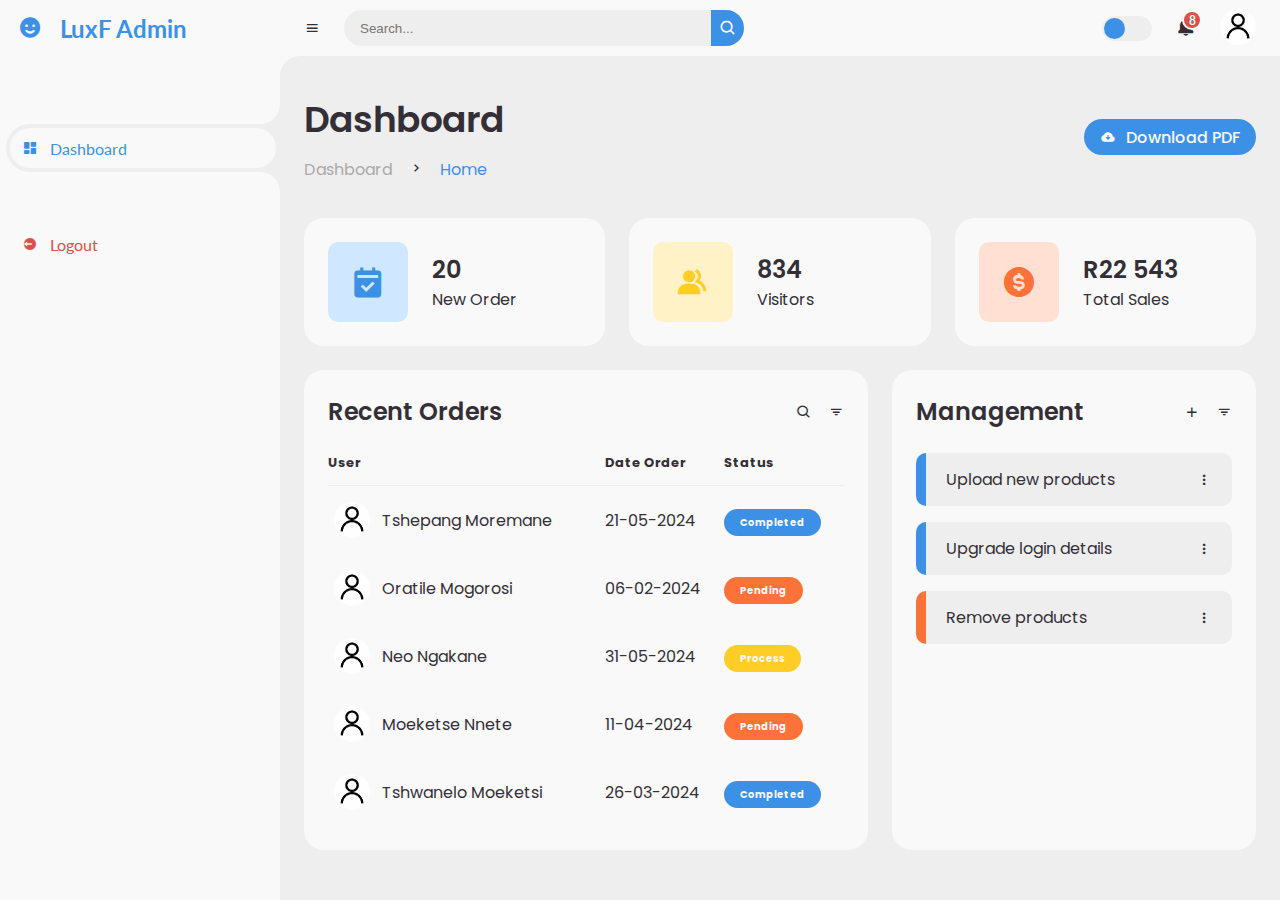
<file: admin.html>
<!DOCTYPE html>
<html lang="en">
<head>
	<meta charset="UTF-8">
	<meta name="viewport" content="width=device-width, initial-scale=1.0">

	<!-- Boxicons -->
	<link href='https://unpkg.com/boxicons@2.0.9/css/boxicons.min.css' rel='stylesheet'>
	<!-- My CSS -->
	<link rel="stylesheet" href="css/adminstyle.css">

	<title>Admin Centre</title>
</head>
<body>


	<!-- SIDEBAR -->
	<section id="sidebar">
		<a href="#" class="brand">
			<i class='bx bxs-smile'></i>
			<span class="text">LuxF Admin</span>
		</a>
		<ul class="side-menu top">
			<li class="active">
				<a href="#">
					<i class='bx bxs-dashboard' ></i>
					<span class="text">Dashboard</span>
				</a>
			</li>
			
		</ul>
		<ul class="side-menu">
			<li>
				<a href="#" class="logout">
					<i class='bx bxs-log-out-circle' ></i>
					<span class="text">Logout</span>
				</a>
			</li>
		</ul>
	</section>
	<!-- SIDEBAR -->



	<!-- CONTENT -->
	<section id="content">
		<!-- NAVBAR -->
		<nav>
			<i class='bx bx-menu' ></i>
			
			<form action="#">
				<div class="form-input">
					<input type="search" placeholder="Search...">
					<button type="submit" class="search-btn"><i class='bx bx-search' ></i></button>
				</div>
			</form>
			<input type="checkbox" id="switch-mode" hidden>
			<label for="switch-mode" class="switch-mode"></label>
			<a href="#" class="notification">
				<i class='bx bxs-bell' ></i>
				<span class="num">8</span>
			</a>
			<a href="#" class="profile">
				<img src="img/people.jpg">
			</a>
		</nav>
		<!-- NAVBAR -->

		<!-- MAIN -->
		<main>
			<div class="head-title">
				<div class="left">
					<h1>Dashboard</h1>
					<ul class="breadcrumb">
						<li>
							<a href="#">Dashboard</a>
						</li>
						<li><i class='bx bx-chevron-right' ></i></li>
						<li>
							<a class="active" href="#">Home</a>
						</li>
					</ul>
				</div>
				<a href="#" class="btn-download">
					<i class='bx bxs-cloud-download' ></i>
					<span class="text">Download PDF</span>
				</a>
			</div>

			<ul class="box-info">
				<li>
					<i class='bx bxs-calendar-check' ></i>
					<span class="text">
						<h3>20</h3>
						<p>New Order</p>
					</span>
				</li>
				<li>
					<i class='bx bxs-group' ></i>
					<span class="text">
						<h3>834</h3>
						<p>Visitors</p>
					</span>
				</li>
				<li>
					<i class='bx bxs-dollar-circle' ></i>
					<span class="text">
						<h3>R22 543</h3>
						<p>Total Sales</p>
					</span>
				</li>
			</ul>


			<div class="table-data">
				<div class="order">
					<div class="head">
						<h3>Recent Orders</h3>
						<i class='bx bx-search' ></i>
						<i class='bx bx-filter' ></i>
					</div>
					<table>
						<thead>
							<tr>
								<th>User</th>
								<th>Date Order</th>
								<th>Status</th>
							</tr>
						</thead>
						<tbody>
							<tr>
								<td>
									<img src="img/people.jpg">
									<p>Tshepang Moremane</p>
								</td>
								<td>21-05-2024</td>
								<td><span class="status completed">Completed</span></td>
							</tr>
							<tr>
								<td>
									<img src="img/people.jpg">
									<p>Oratile Mogorosi</p>
								</td>
								<td>06-02-2024</td>
								<td><span class="status pending">Pending</span></td>
							</tr>
							<tr>
								<td>
									<img src="img/people.jpg">
									<p>Neo Ngakane</p>
								</td>
								<td>31-05-2024</td>
								<td><span class="status process">Process</span></td>
							</tr>
							<tr>
								<td>
									<img src="img/people.jpg">
									<p>Moeketse Nnete</p>
								</td>
								<td>11-04-2024</td>
								<td><span class="status pending">Pending</span></td>
							</tr>
							<tr>
								<td>
									<img src="img/people.jpg">
									<p>Tshwanelo Moeketsi</p>
								</td>
								<td>26-03-2024</td>
								<td><span class="status completed">Completed</span></td>
							</tr>
						</tbody>
					</table>
				</div>
				<div class="todo">
					<div class="head">
						<h3>Management</h3>
						<i class='bx bx-plus' ></i>
						<i class='bx bx-filter' ></i>
					</div>
					<ul class="todo-list">
						<li class="completed">
							<p>Upload new products</p>
							<i class='bx bx-dots-vertical-rounded' ></i>
						</li>
						<li class="completed">
							<p>Upgrade login details</p>
							<i class='bx bx-dots-vertical-rounded' ></i>
						</li>
						<li class="not-completed">
							<p>Remove products</p>
							<i class='bx bx-dots-vertical-rounded' ></i>
						</li>
						<div id="product-modal" class="modal">
							<h2>Add Product</h2>
							<form>
							  <label for="image-upload">Image:</label>
							  <input type="file" id="image-upload" accept="image/*">
							  <label for="description">Description:</label>
							  <textarea id="description" rows="5"></textarea>
							  <label for="price">Price:</label>
							  <input type="number" id="price">
							  <button type="submit">Submit</button>
							</form>
							<button class="close-modal">Close</button>
						</div>
					</ul>
				</div>
			</div>
		</main>
		<!-- MAIN -->
	</section>
	<!-- CONTENT -->
	

	<script src="/js/admin.js"></script>
</body>
</html>
</file>
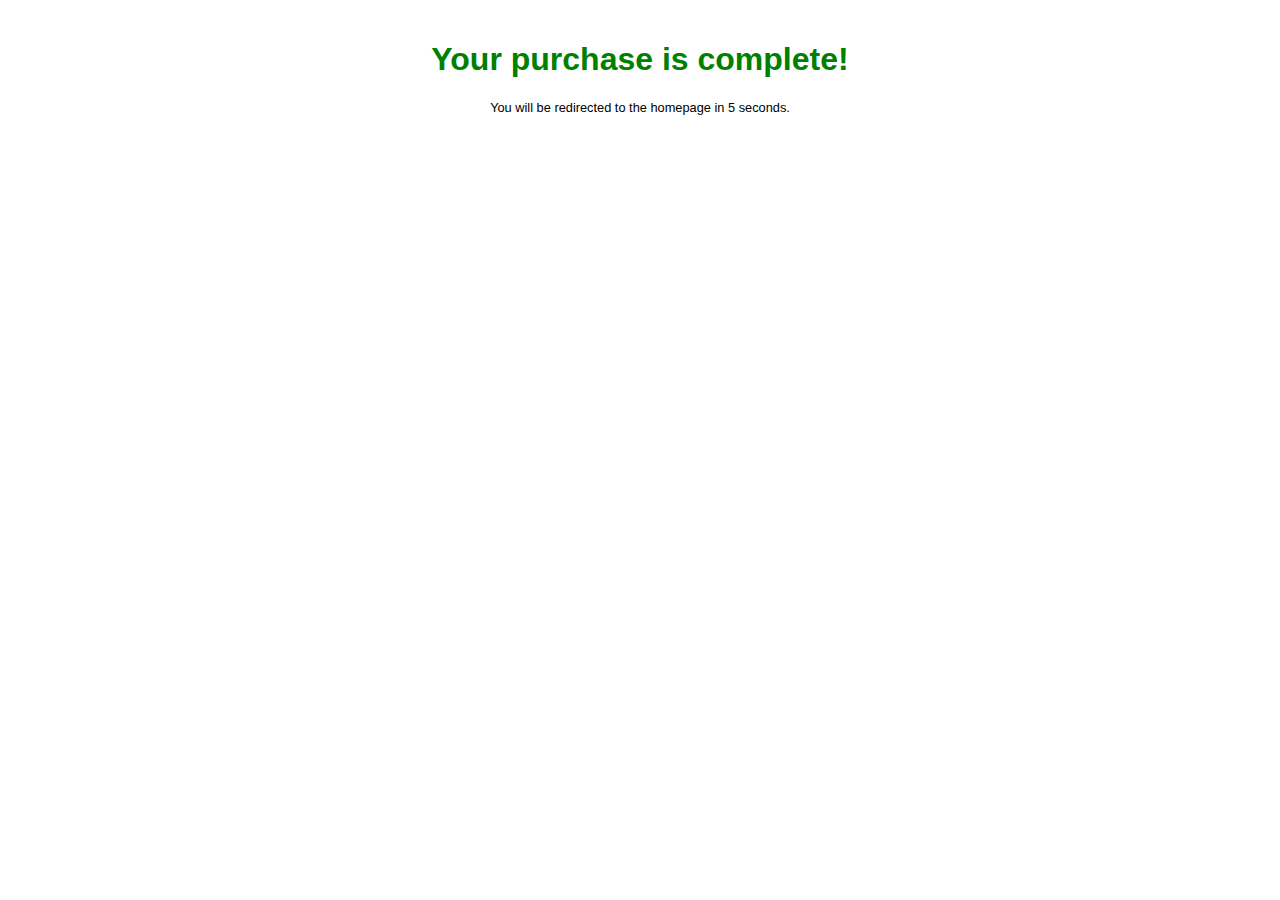
<file: succesPage.html>
<!DOCTYPE html>
<html lang="en">
<head>
  <meta charset="UTF-8">
  <meta name="viewport" content="width=device-width, initial-scale=1.0">
  <title>Purchase Successful!</title>
  <style>
    body {
      font-family: Arial, sans-serif;
      margin: 0;
      padding: 20px;
      text-align: center;
    }
    .success-message {
      font-size: 2em;
      color: green;
    }
    .redirect-message {
      font-size: 0.8em;
      margin-top: 10px;
    }
  </style>
</head>
<body>
  <h1 class="success-message">Your purchase is complete!</h1>
  <p class="redirect-message">You will be redirected to the homepage in 5 seconds.</p>
  <script>
    setTimeout(function() {
      window.location.href = "index.html";
    }, 5000);
  </script>
</body>
</html>
</file>
<file: css/adminstyle.css>
@import url('https://fonts.googleapis.com/css2?family=Lato:wght@400;700&family=Poppins:wght@400;500;600;700&display=swap');

* {
	margin: 0;
	padding: 0;
	box-sizing: border-box;
}

a {
	text-decoration: none;
}

li {
	list-style: none;
}

:root {
	--poppins: 'Poppins', sans-serif;
	--lato: 'Lato', sans-serif;

	--light: #F9F9F9;
	--blue: #3C91E6;
	--light-blue: #CFE8FF;
	--grey: #eee;
	--dark-grey: #AAAAAA;
	--dark: #342E37;
	--red: #DB504A;
	--yellow: #FFCE26;
	--light-yellow: #FFF2C6;
	--orange: #FD7238;
	--light-orange: #FFE0D3;
}

html {
	overflow-x: hidden;
}



body.dark {
	--light: #0C0C1E;
	--grey: #060714;
	--dark: #FBFBFB;
}

body {
	background: var(--grey);
	overflow-x: hidden;
}
/* Pop up Modal */
.modal {
	display: none; /* Hide the modal by default */
	position: fixed; /* Stay in place */
	z-index: 0; /* Sit on top */
	left: 0;
	top: 0;
	width: 100%; /* Full width */
	height: 100%; /* Full height */
	overflow: auto; /* Enable scroll if needed */
	background-color: rgba(0,0,0,0.4); /* Transparent black background */
  }
  
  .modal-content {
	background-color: white;
	margin: 15% auto; /* 15% from the top and centered */
	padding: 20px;
	border: 1px solid #888;
	width: 80%; /* Modal content width */
  }
  
  .close-modal {
	color: #aaaaaa;
	float: right;
	font-size: 28px;
	font-weight: bold;
	cursor: pointer;
  }
  
  .close-modal:hover,
  .close-modal:focus {
	color: black;
	text-decoration: none;
	cursor: pointer;
  }
  

/* SIDEBAR */
#sidebar {
	position: fixed;
	top: 0;
	left: 0;
	width: 280px;
	height: 100%;
	background: var(--light);
	z-index: 2000;
	font-family: var(--lato);
	transition: .3s ease;
	overflow-x: hidden;
	scrollbar-width: none;
}
#sidebar::--webkit-scrollbar {
	display: none;
}
#sidebar.hide {
	width: 60px;
}
#sidebar .brand {
	font-size: 24px;
	font-weight: 700;
	height: 56px;
	display: flex;
	align-items: center;
	color: var(--blue);
	position: sticky;
	top: 0;
	left: 0;
	background: var(--light);
	z-index: 500;
	padding-bottom: 20px;
	box-sizing: content-box;
}
#sidebar .brand .bx {
	min-width: 60px;
	display: flex;
	justify-content: center;
}
#sidebar .side-menu {
	width: 100%;
	margin-top: 48px;
}
#sidebar .side-menu li {
	height: 48px;
	background: transparent;
	margin-left: 6px;
	border-radius: 48px 0 0 48px;
	padding: 4px;
}
#sidebar .side-menu li.active {
	background: var(--grey);
	position: relative;
}
#sidebar .side-menu li.active::before {
	content: '';
	position: absolute;
	width: 40px;
	height: 40px;
	border-radius: 50%;
	top: -40px;
	right: 0;
	box-shadow: 20px 20px 0 var(--grey);
	z-index: -1;
}
#sidebar .side-menu li.active::after {
	content: '';
	position: absolute;
	width: 40px;
	height: 40px;
	border-radius: 50%;
	bottom: -40px;
	right: 0;
	box-shadow: 20px -20px 0 var(--grey);
	z-index: -1;
}
#sidebar .side-menu li a {
	width: 100%;
	height: 100%;
	background: var(--light);
	display: flex;
	align-items: center;
	border-radius: 48px;
	font-size: 16px;
	color: var(--dark);
	white-space: nowrap;
	overflow-x: hidden;
}
#sidebar .side-menu.top li.active a {
	color: var(--blue);
}
#sidebar.hide .side-menu li a {
	width: calc(48px - (4px * 2));
	transition: width .3s ease;
}
#sidebar .side-menu li a.logout {
	color: var(--red);
}
#sidebar .side-menu.top li a:hover {
	color: var(--blue);
}
#sidebar .side-menu li a .bx {
	min-width: calc(60px  - ((4px + 6px) * 2));
	display: flex;
	justify-content: center;
}
/* SIDEBAR */





/* CONTENT */
#content {
	position: relative;
	width: calc(100% - 280px);
	left: 280px;
	transition: .3s ease;
}
#sidebar.hide ~ #content {
	width: calc(100% - 60px);
	left: 60px;
}




/* NAVBAR */
#content nav {
	height: 56px;
	background: var(--light);
	padding: 0 24px;
	display: flex;
	align-items: center;
	grid-gap: 24px;
	font-family: var(--lato);
	position: sticky;
	top: 0;
	left: 0;
	z-index: 1000;
}
#content nav::before {
	content: '';
	position: absolute;
	width: 40px;
	height: 40px;
	bottom: -40px;
	left: 0;
	border-radius: 50%;
	box-shadow: -20px -20px 0 var(--light);
}
#content nav a {
	color: var(--dark);
}
#content nav .bx.bx-menu {
	cursor: pointer;
	color: var(--dark);
}
#content nav .nav-link {
	font-size: 16px;
	transition: .3s ease;
}
#content nav .nav-link:hover {
	color: var(--blue);
}
#content nav form {
	max-width: 400px;
	width: 100%;
	margin-right: auto;
}
#content nav form .form-input {
	display: flex;
	align-items: center;
	height: 36px;
}
#content nav form .form-input input {
	flex-grow: 1;
	padding: 0 16px;
	height: 100%;
	border: none;
	background: var(--grey);
	border-radius: 36px 0 0 36px;
	outline: none;
	width: 100%;
	color: var(--dark);
}
#content nav form .form-input button {
	width: 36px;
	height: 100%;
	display: flex;
	justify-content: center;
	align-items: center;
	background: var(--blue);
	color: var(--light);
	font-size: 18px;
	border: none;
	outline: none;
	border-radius: 0 36px 36px 0;
	cursor: pointer;
}
#content nav .notification {
	font-size: 20px;
	position: relative;
}
#content nav .notification .num {
	position: absolute;
	top: -6px;
	right: -6px;
	width: 20px;
	height: 20px;
	border-radius: 50%;
	border: 2px solid var(--light);
	background: var(--red);
	color: var(--light);
	font-weight: 700;
	font-size: 12px;
	display: flex;
	justify-content: center;
	align-items: center;
}
#content nav .profile img {
	width: 36px;
	height: 36px;
	object-fit: cover;
	border-radius: 50%;
}
#content nav .switch-mode {
	display: block;
	min-width: 50px;
	height: 25px;
	border-radius: 25px;
	background: var(--grey);
	cursor: pointer;
	position: relative;
}
#content nav .switch-mode::before {
	content: '';
	position: absolute;
	top: 2px;
	left: 2px;
	bottom: 2px;
	width: calc(25px - 4px);
	background: var(--blue);
	border-radius: 50%;
	transition: all .3s ease;
}
#content nav #switch-mode:checked + .switch-mode::before {
	left: calc(100% - (25px - 4px) - 2px);
}
/* NAVBAR */





/* MAIN */
#content main {
	width: 100%;
	padding: 36px 24px;
	font-family: var(--poppins);
	max-height: calc(100vh - 56px);
	overflow-y: auto;
}
#content main .head-title {
	display: flex;
	align-items: center;
	justify-content: space-between;
	grid-gap: 16px;
	flex-wrap: wrap;
}
#content main .head-title .left h1 {
	font-size: 36px;
	font-weight: 600;
	margin-bottom: 10px;
	color: var(--dark);
}
#content main .head-title .left .breadcrumb {
	display: flex;
	align-items: center;
	grid-gap: 16px;
}
#content main .head-title .left .breadcrumb li {
	color: var(--dark);
}
#content main .head-title .left .breadcrumb li a {
	color: var(--dark-grey);
	pointer-events: none;
}
#content main .head-title .left .breadcrumb li a.active {
	color: var(--blue);
	pointer-events: unset;
}
#content main .head-title .btn-download {
	height: 36px;
	padding: 0 16px;
	border-radius: 36px;
	background: var(--blue);
	color: var(--light);
	display: flex;
	justify-content: center;
	align-items: center;
	grid-gap: 10px;
	font-weight: 500;
}




#content main .box-info {
	display: grid;
	grid-template-columns: repeat(auto-fit, minmax(240px, 1fr));
	grid-gap: 24px;
	margin-top: 36px;
}
#content main .box-info li {
	padding: 24px;
	background: var(--light);
	border-radius: 20px;
	display: flex;
	align-items: center;
	grid-gap: 24px;
}
#content main .box-info li .bx {
	width: 80px;
	height: 80px;
	border-radius: 10px;
	font-size: 36px;
	display: flex;
	justify-content: center;
	align-items: center;
}
#content main .box-info li:nth-child(1) .bx {
	background: var(--light-blue);
	color: var(--blue);
}
#content main .box-info li:nth-child(2) .bx {
	background: var(--light-yellow);
	color: var(--yellow);
}
#content main .box-info li:nth-child(3) .bx {
	background: var(--light-orange);
	color: var(--orange);
}
#content main .box-info li .text h3 {
	font-size: 24px;
	font-weight: 600;
	color: var(--dark);
}
#content main .box-info li .text p {
	color: var(--dark);	
}





#content main .table-data {
	display: flex;
	flex-wrap: wrap;
	grid-gap: 24px;
	margin-top: 24px;
	width: 100%;
	color: var(--dark);
}
#content main .table-data > div {
	border-radius: 20px;
	background: var(--light);
	padding: 24px;
	overflow-x: auto;
}
#content main .table-data .head {
	display: flex;
	align-items: center;
	grid-gap: 16px;
	margin-bottom: 24px;
}
#content main .table-data .head h3 {
	margin-right: auto;
	font-size: 24px;
	font-weight: 600;
}
#content main .table-data .head .bx {
	cursor: pointer;
}

#content main .table-data .order {
	flex-grow: 1;
	flex-basis: 500px;
}
#content main .table-data .order table {
	width: 100%;
	border-collapse: collapse;
}
#content main .table-data .order table th {
	padding-bottom: 12px;
	font-size: 13px;
	text-align: left;
	border-bottom: 1px solid var(--grey);
}
#content main .table-data .order table td {
	padding: 16px 0;
}
#content main .table-data .order table tr td:first-child {
	display: flex;
	align-items: center;
	grid-gap: 12px;
	padding-left: 6px;
}
#content main .table-data .order table td img {
	width: 36px;
	height: 36px;
	border-radius: 50%;
	object-fit: cover;
}
#content main .table-data .order table tbody tr:hover {
	background: var(--grey);
}
#content main .table-data .order table tr td .status {
	font-size: 10px;
	padding: 6px 16px;
	color: var(--light);
	border-radius: 20px;
	font-weight: 700;
}
#content main .table-data .order table tr td .status.completed {
	background: var(--blue);
}
#content main .table-data .order table tr td .status.process {
	background: var(--yellow);
}
#content main .table-data .order table tr td .status.pending {
	background: var(--orange);
}


#content main .table-data .todo {
	flex-grow: 1;
	flex-basis: 300px;
}
#content main .table-data .todo .todo-list {
	width: 100%;
}
#content main .table-data .todo .todo-list li {
	width: 100%;
	margin-bottom: 16px;
	background: var(--grey);
	border-radius: 10px;
	padding: 14px 20px;
	display: flex;
	justify-content: space-between;
	align-items: center;
}
#content main .table-data .todo .todo-list li .bx {
	cursor: pointer;
}
#content main .table-data .todo .todo-list li.completed {
	border-left: 10px solid var(--blue);
}
#content main .table-data .todo .todo-list li.not-completed {
	border-left: 10px solid var(--orange);
}
#content main .table-data .todo .todo-list li:last-child {
	margin-bottom: 0;
}
/* MAIN */
/* CONTENT */









@media screen and (max-width: 768px) {
	#sidebar {
		width: 200px;
	}

	#content {
		width: calc(100% - 60px);
		left: 200px;
	}

	#content nav .nav-link {
		display: none;
	}
}






@media screen and (max-width: 576px) {
	#content nav form .form-input input {
		display: none;
	}

	#content nav form .form-input button {
		width: auto;
		height: auto;
		background: transparent;
		border-radius: none;
		color: var(--dark);
	}

	#content nav form.show .form-input input {
		display: block;
		width: 100%;
	}
	#content nav form.show .form-input button {
		width: 36px;
		height: 100%;
		border-radius: 0 36px 36px 0;
		color: var(--light);
		background: var(--red);
	}

	#content nav form.show ~ .notification,
	#content nav form.show ~ .profile {
		display: none;
	}

	#content main .box-info {
		grid-template-columns: 1fr;
	}

	#content main .table-data .head {
		min-width: 420px;
	}
	#content main .table-data .order table {
		min-width: 420px;
	}
	#content main .table-data .todo .todo-list {
		min-width: 420px;
	}
}
</file>
